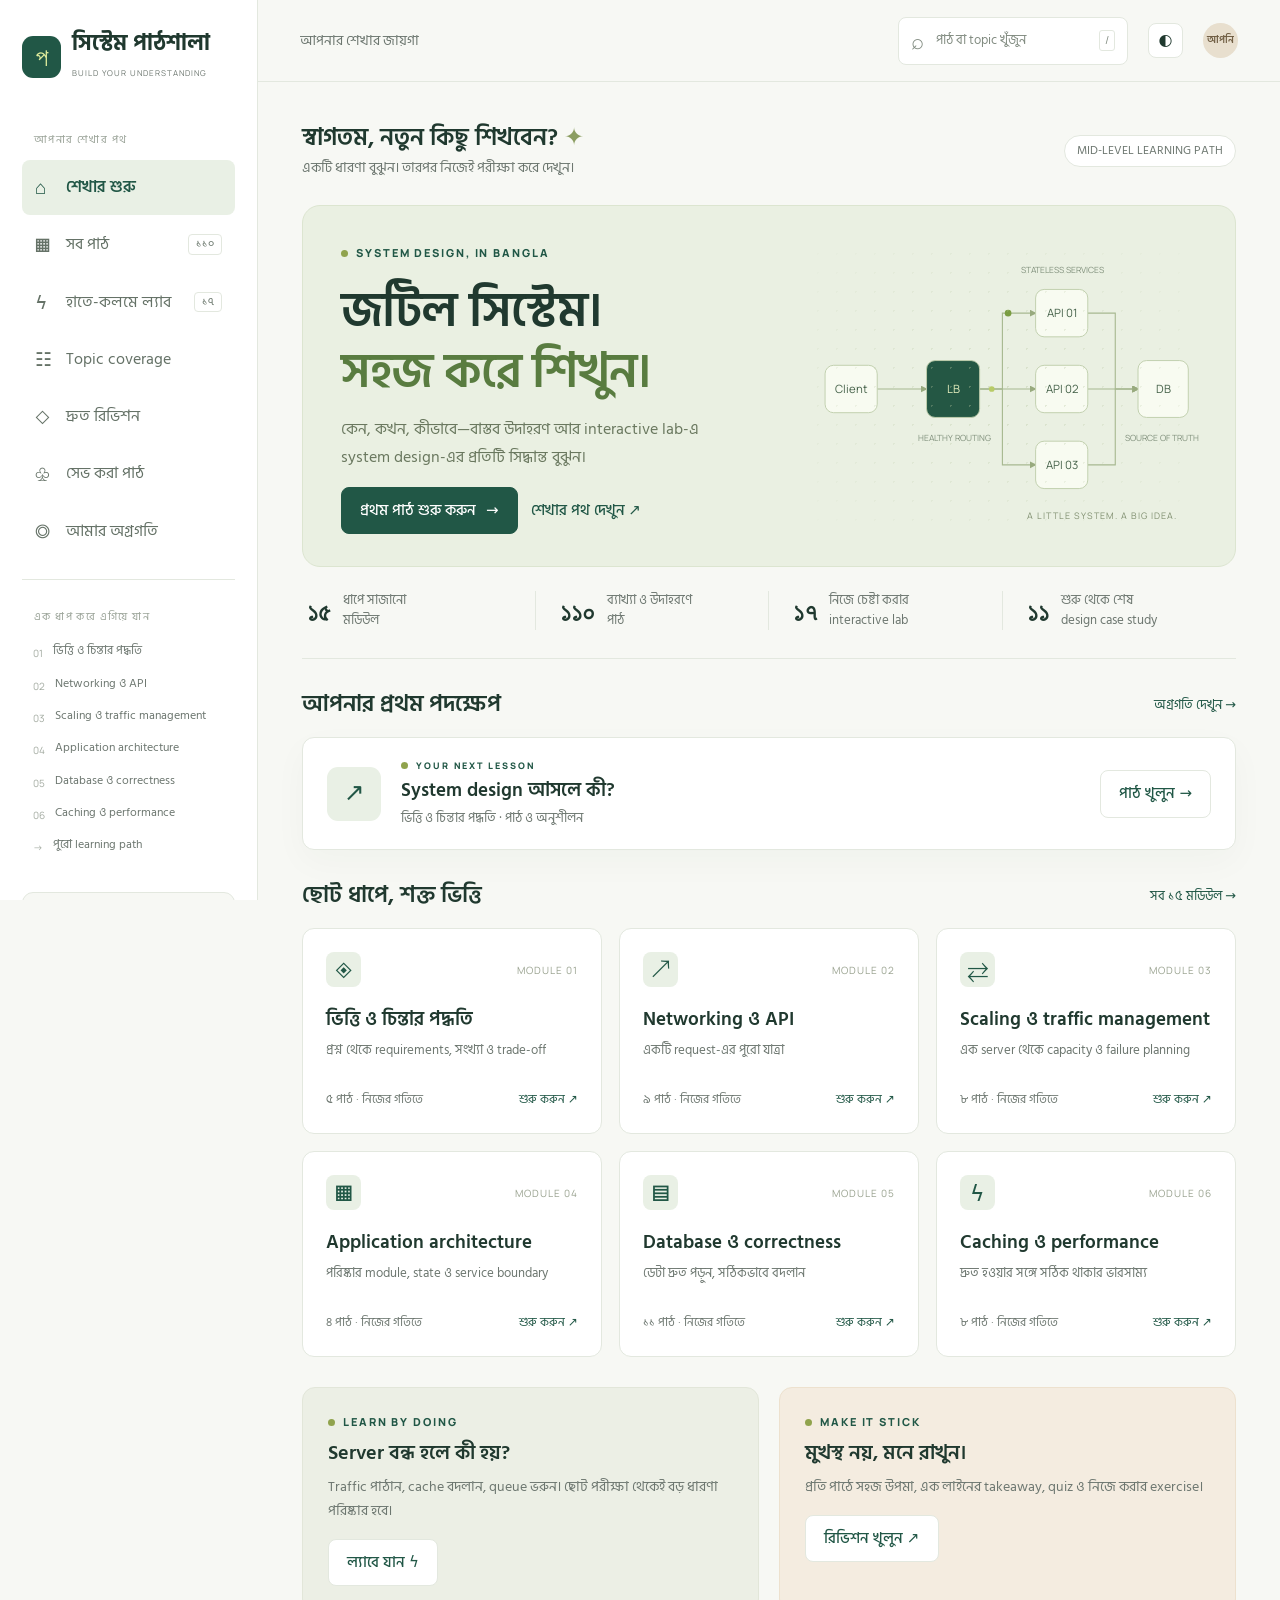
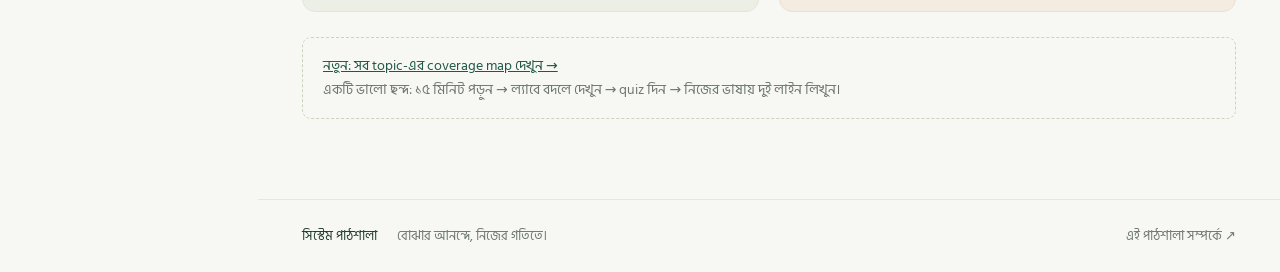
<file: index.html>
<!doctype html>
<html lang="bn"><head><meta charset="utf-8"><meta name="viewport" content="width=device-width,initial-scale=1"><meta name="theme-color" content="#183f35"><meta name="description" content="বাংলায় ধাপে ধাপে system design: ১১০টি পাঠ, interactive labs, diagram, quiz ও practical exercises। Mid-level developer-এর জন্য।"><title>সিস্টেম পাঠশালা — বুঝে শিখুন, বানিয়ে দেখুন</title><link rel="stylesheet" href="style.css"><script defer src="course.js"></script><script defer src="expanded.js"></script><script defer src="coverage.js"></script><script defer src="labs-plus.js"></script><script defer src="case-details.js"></script><script defer src="app.js"></script></head>
<body><a class="skip" href="#main">মূল পাঠে যান</a><div class="mobile-scrim" id="scrim"></div><aside id="sidebar" class="sidebar" aria-label="মূল navigation"></aside><div class="shell"><header class="topbar"><button class="icon-button mobile-menu" id="menu" aria-label="মেনু খুলুন">☰</button><div id="breadcrumb" class="breadcrumb">আপনার শেখার জায়গা</div><button class="search-trigger" id="searchOpen"><span>⌕</span> পাঠ বা topic খুঁজুন <kbd>/</kbd></button><button class="icon-button" id="theme" aria-label="রঙের theme বদলান">◐</button><a href="#progress" class="profile" aria-label="আপনার progress">আপনি</a></header><main id="main" tabindex="-1"></main><footer>সিস্টেম পাঠশালা <span>বোঝার আনন্দে, নিজের গতিতে।</span><a href="#about">এই পাঠশালা সম্পর্কে ↗</a></footer></div><dialog id="searchDialog"><form method="dialog" class="dialog-head"><label for="searchInput">কী শিখতে চান?</label><button class="icon-button" aria-label="খোঁজা বন্ধ করুন">✕</button></form><input id="searchInput" type="search" placeholder="যেমন: cache, transaction, booking…" autocomplete="off"><div id="searchResults"></div></dialog><div class="toast" id="toast" role="status"></div><noscript><p>Interactive পাঠশালা ব্যবহার করতে browser-এ JavaScript চালু করুন।</p></noscript></body></html>
</file>
<file: style.css>
@import url('https://fonts.googleapis.com/css2?family=Hind+Siliguri:wght@400;500;600;700&family=Manrope:wght@400;500;600;700;800&display=swap');
:root{--bg:#f7f8f4;--paper:#fff;--ink:#20392f;--muted:#6d7770;--line:#e3e8df;--green:#215746;--soft:#e9f0e5;--lime:#dfec9c;--orange:#c77847;--shadow:0 12px 35px #20392f08;--sidebar:258px}*{box-sizing:border-box}html{scroll-behavior:smooth;scroll-padding-top:96px}body{margin:0;background:var(--bg);color:var(--ink);font-family:'Hind Siliguri',system-ui,sans-serif;font-size:16px;line-height:1.7}button,input,select,textarea{font:inherit}button,a,input,select,textarea{-webkit-tap-highlight-color:transparent}button{cursor:pointer}a{color:inherit;text-decoration:none}button{color:inherit}button:focus-visible,a:focus-visible,input:focus-visible,textarea:focus-visible,select:focus-visible{outline:3px solid #92af53;outline-offset:4px}button:disabled{cursor:not-allowed;opacity:.45}h1,h2,h3,h4,p{margin-top:0}h1,h2,h3{font-weight:600;line-height:1.35}h1{font-size:44px;letter-spacing:-.8px}h2{font-size:27px}h3{font-size:20px}p{margin-bottom:16px}.en,kbd,.eyebrow,.num{font-family:Manrope,system-ui,sans-serif}.muted{color:var(--muted)}.small{font-size:14px}.eyebrow{font-size:11px;letter-spacing:1.9px;font-weight:800;text-transform:uppercase;color:var(--green);display:flex;gap:8px;align-items:center}.eyebrow::before{content:'';width:7px;height:7px;border-radius:50%;background:#90a34d}.sidebar{position:fixed;inset:0 auto 0 0;width:var(--sidebar);background:var(--paper);border-right:1px solid var(--line);padding:30px 22px 20px;z-index:30;display:flex;flex-direction:column;overflow:auto}.brand{display:flex;gap:11px;align-items:center;margin:0 0 34px}.brand-mark{background:var(--green);color:var(--lime);width:39px;height:42px;border-radius:11px;display:grid;place-items:center;font-family:Manrope;font-size:25px}.brand strong{font-size:22px;display:block;line-height:1.25}.brand small{color:var(--muted);font:9px Manrope;letter-spacing:1.6px}.nav-label{font-size:11px;color:#99a297;letter-spacing:1.4px;margin:12px 12px 8px}.nav-link{display:flex;align-items:center;gap:12px;padding:11px 13px;border-radius:8px;margin:3px 0;color:#657267;font-size:16px}.nav-link.active{background:var(--soft);color:var(--green);font-weight:600}.nav-icon{font-family:Manrope;width:19px;font-size:19px}.nav-badge{margin-left:auto;font-size:11px;padding:0px 7px;background:var(--paper);border:1px solid var(--line);border-radius:4px}.side-course{margin-top:18px;padding-top:16px;border-top:1px solid var(--line)}.mini-module{display:flex;gap:10px;padding:6px 11px;color:var(--muted);font-size:13px}.mini-module span{font:10px Manrope;padding-top:5px;color:#a2aaa0}.sidebar-bottom{margin-top:auto;padding-top:30px}.progress-box{border:1px solid var(--line);border-radius:11px;padding:14px;background:var(--bg)}.progress-title{display:flex;justify-content:space-between;font-size:14px}.track{background:var(--line);height:5px;border-radius:10px;overflow:hidden;margin:9px 0}.track i{display:block;background:var(--green);height:100%;transition:width .3s}.shell{margin-left:var(--sidebar)}.topbar{height:82px;display:flex;gap:20px;align-items:center;border-bottom:1px solid var(--line);padding:0 42px;background:var(--bg);position:sticky;top:0;z-index:20}.breadcrumb{font-size:14px;color:var(--muted);margin-right:auto;max-width:45%;white-space:nowrap;overflow:hidden;text-overflow:ellipsis}.search-trigger{display:flex;align-items:center;gap:12px;color:#818b80;background:var(--paper);border:1px solid var(--line);border-radius:8px;padding:8px 12px;font-size:13px;min-width:230px}.search-trigger>span{font:22px Manrope}.search-trigger kbd{margin-left:auto;border:1px solid var(--line);font-size:11px;padding:0 5px;border-radius:3px}.icon-button{border:1px solid var(--line);background:var(--paper);width:35px;height:35px;border-radius:8px;display:inline-grid;place-items:center}.profile{border-radius:50%;background:#e8dfce;min-width:35px;height:35px;display:grid;place-items:center;font-size:10px;font-weight:600;color:#715f44}.mobile-menu{display:none}main{max-width:1440px;margin:0 auto;padding:40px 44px 80px;min-height:calc(100vh - 160px)}.welcome{display:flex;align-items:center;justify-content:space-between;margin-bottom:25px}.welcome h2{font-size:24px;margin:0 0 2px}.welcome p{font-size:14px;margin:0;color:var(--muted)}.status-pill{border:1px solid var(--line);padding:5px 12px;border-radius:30px;font-size:12px;color:var(--muted);background:var(--paper)}.hero{position:relative;background:#eaf0e2;border:1px solid #dce5d0;border-radius:18px;padding:38px 38px 32px;display:grid;grid-template-columns:1.15fr 1fr;gap:20px;overflow:hidden;min-height:360px}.hero h1{font-size:49px;margin:18px 0 14px;line-height:1.24;font-weight:600}.hero h1 em{font-style:normal;color:#597c40}.hero p{font-size:16px;color:#6a785f;max-width:410px}.button{display:inline-flex;justify-content:center;align-items:center;gap:10px;border:1px solid var(--green);background:var(--green);color:white;padding:10px 18px;border-radius:8px;font-weight:500;font-size:15px;transition:transform .15s,background .15s}.button:hover{transform:translateY(-1px);background:#173c30}.button.secondary{background:var(--paper);color:var(--green);border-color:var(--line)}.button.ghost{background:transparent;color:var(--green);border-color:transparent;padding-left:0}.button-row{display:flex;gap:12px;align-items:center;flex-wrap:wrap}.hero-art{display:flex;align-items:center;justify-content:center;position:relative}.hero-art svg{width:100%;max-width:420px;height:280px;overflow:visible}.svgtext{font:12px Manrope,sans-serif;fill:#46624a}.svgsmall{font:9px Manrope,sans-serif;fill:#80907c}.hero-art::before{content:'';position:absolute;inset:0;background-image:radial-gradient(#b7c6a1 1px,transparent 1px);background-size:19px 19px;opacity:.4;mask-image:radial-gradient(black,transparent)}.art-tag{position:absolute;bottom:12px;right:20px;font:9px Manrope;letter-spacing:1px;color:#819071}.stats-strip{display:grid;grid-template-columns:repeat(4,1fr);padding:24px 0 28px;border-bottom:1px solid var(--line);margin-bottom:30px}.stat{padding:0 24px;border-right:1px solid var(--line);display:flex;gap:12px;align-items:center}.stat:first-child{padding-left:5px}.stat:last-child{border:0}.stat b{font:600 26px Manrope}.stat span{font-size:13px;color:var(--muted);line-height:1.5}.section-top{display:flex;align-items:center;justify-content:space-between;gap:15px;margin:30px 0 17px}.section-top h2{margin:0;font-size:23px}.section-top a{font-size:13px;color:var(--green)}.continue-card{display:flex;align-items:center;gap:20px;background:var(--paper);border:1px solid var(--line);border-radius:12px;padding:20px 24px;box-shadow:var(--shadow)}.lesson-icon{width:54px;height:54px;display:grid;place-items:center;background:var(--soft);color:var(--green);font-size:25px;border-radius:11px;flex-shrink:0}.continue-card .copy{flex:1}.continue-card h3{margin:4px 0;font-size:19px}.continue-card p{font-size:13px;margin:0;color:var(--muted)}.grid{display:grid;grid-template-columns:repeat(3,minmax(0,1fr));gap:17px}.module-card{background:var(--paper);border:1px solid var(--line);border-radius:12px;padding:23px;transition:transform .2s,border .2s;display:flex;flex-direction:column;min-height:206px}.module-card:hover{transform:translateY(-3px);border-color:#9db18b;box-shadow:var(--shadow)}.card-top{display:flex;align-items:center;justify-content:space-between;margin-bottom:20px}.module-icon{width:35px;height:35px;border-radius:8px;background:var(--soft);color:var(--green);display:grid;place-items:center;font:22px Manrope}.module-no{font:10px Manrope;color:#99a28f;letter-spacing:1px}.module-card h3{font-size:19px;margin:0 0 6px}.module-card p{font-size:13px;color:var(--muted);margin:0 0 18px}.card-foot{margin-top:auto;display:flex;justify-content:space-between;color:var(--muted);font-size:12px}.card-foot span:last-child{color:var(--green)}.lab-teaser{display:grid;grid-template-columns:1fr 1fr;gap:20px;margin-top:30px}.callout{padding:25px;border-radius:13px;background:#ecefe5;border:1px solid #e2e6d9}.callout.warm{background:#f4ece0;border-color:#ede1ce}.callout h3{margin:8px 0}.callout p{font-size:14px;color:var(--muted)}footer{padding:25px 44px;border-top:1px solid var(--line);display:flex;gap:20px;font-size:13px;align-items:center}footer span{color:var(--muted)}footer a{margin-left:auto;color:var(--muted)}.page-head{max-width:750px;margin-bottom:35px}.page-head h1{font-size:37px;margin:14px 0}.page-head p{color:var(--muted);font-size:17px}.filter-row{display:flex;gap:8px;flex-wrap:wrap;margin-bottom:24px}.chip{border:1px solid var(--line);background:var(--paper);border-radius:25px;padding:6px 13px;font-size:13px}.chip.active{background:var(--green);color:white;border-color:var(--green)}.curriculum-section{margin-bottom:18px;scroll-margin-top:95px;background:var(--paper);border:1px solid var(--line);border-radius:12px;overflow:hidden}.module-heading{padding:23px;display:flex;gap:16px;align-items:center;background:var(--paper)}.module-heading h2{font-size:21px;margin:0 0 3px}.module-heading p{font-size:13px;color:var(--muted);margin:0}.module-heading>.num{font-size:25px;color:#9dab8b}.module-heading .status-pill{margin-left:auto}.lesson-row{display:flex;gap:16px;align-items:center;padding:13px 24px;border-top:1px solid var(--line);font-size:15px}.lesson-row:hover{background:var(--bg)}.lesson-row .row-number{font:12px Manrope;color:#8c9885;width:25px}.lesson-row .row-title{flex:1}.lesson-row .row-meta{font-size:12px;color:var(--muted)}.done-dot{width:21px;height:21px;flex-shrink:0;border:1px solid var(--line);border-radius:50%;display:grid;place-items:center;font-size:12px}.done-dot.done{background:var(--green);color:white}.lesson-layout{display:grid;grid-template-columns:minmax(0,820px) 175px;gap:38px;justify-content:center}.lesson-content{min-width:0}.lesson-title h1{font-size:38px;margin:16px 0}.lesson-meta{display:flex;gap:15px;align-items:center;font-size:12px;color:var(--muted);margin-bottom:26px;flex-wrap:wrap}.lesson-meta button{margin-left:auto}.lead{font-size:21px;line-height:1.8;color:#4f6e52;padding:23px 27px;background:var(--soft);border-radius:12px;border-left:3px solid #88a44d}.reading-section{margin:35px 0}.reading-section h2{font-size:25px;margin-bottom:16px;display:flex;align-items:center;gap:10px}.section-num{font:10px Manrope;color:#8b9b7d;width:24px}.reading-section>p{font-size:17px;line-height:1.95}.example-box{background:var(--paper);border:1px solid var(--line);border-radius:12px;padding:24px;margin:20px 0}.box-label{color:var(--orange);font-size:12px;font-weight:600;letter-spacing:.3px;display:block;margin-bottom:9px}.example-box p:last-child{margin:0}.decision-grid{display:grid;grid-template-columns:1fr 1fr;gap:15px}.decision-card{padding:22px;background:var(--paper);border:1px solid var(--line);border-radius:12px}.decision-card h3{font-size:17px;margin-bottom:10px}.decision-card p{font-size:15px;margin:0;color:var(--muted)}.mistake{padding:22px;background:#f7ede2;border-radius:11px;border:1px solid #eddec8}.mistake h3{font-size:17px;color:#9b693c;margin-bottom:8px}.mistake p{margin:0;font-size:15px;color:#7e6951}.memory{padding:25px;background:var(--green);color:#f5f6e9;border-radius:12px;display:flex;gap:18px;align-items:center}.memory .mark{font-size:30px;color:var(--lime)}.memory p{font-size:20px;margin:0}.memory small{color:#bdcdbb;font-size:12px;display:block;margin-bottom:4px}.diagram{background:var(--paper);border:1px solid var(--line);border-radius:12px;padding:25px 18px;margin:22px 0}.diagram svg{width:100%;height:auto;display:block}.diagram figcaption{color:var(--muted);font-size:12px;text-align:center;margin-top:12px}.flow-box{fill:var(--soft);stroke:#cddac6;stroke-width:1}.flow-label{fill:var(--ink);font:14px 'Hind Siliguri',sans-serif}.flow-line{stroke:#8fa17b;stroke-width:1.5}.flow-step{fill:#8c9b7b;font:10px Manrope}.lesson-aside{position:sticky;top:112px;align-self:start;font-size:13px;color:var(--muted);padding-top:12px}.lesson-aside p{font-size:10px;letter-spacing:1.5px;font-family:Manrope;font-weight:700}.lesson-aside a{display:block;border-left:1px solid var(--line);padding:8px 0 8px 15px}.lesson-aside a:hover{color:var(--green);border-color:var(--green)}.quiz{background:var(--paper);border:1px solid var(--line);border-radius:12px;padding:25px}.quiz h3{font-size:19px}.quiz-option{width:100%;display:flex;align-items:center;gap:13px;text-align:left;background:var(--bg);border:1px solid var(--line);padding:12px 15px;border-radius:8px;margin:9px 0;font-size:15px}.quiz-option .letter{width:26px;min-width:26px;height:26px;border:1px solid var(--line);border-radius:6px;display:grid;place-items:center;font:11px Manrope}.quiz-option.correct{background:#e6f1e4;border-color:#8dab76}.quiz-option.wrong{background:#fbebdf;border-color:#dcb28e}.feedback{font-size:15px;padding:13px 16px;border-radius:8px;background:var(--soft);margin-top:14px}.notes{width:100%;min-height:140px;background:var(--paper);border:1px solid var(--line);border-radius:10px;padding:18px;color:var(--ink);resize:vertical}.lesson-bottom{border-top:1px solid var(--line);padding-top:25px;margin-top:30px}.lesson-nav{display:flex;justify-content:space-between;gap:15px;margin-top:22px}.lesson-nav a{font-size:14px;color:var(--green);max-width:45%}.source-link{font-size:13px;color:var(--green);text-decoration:underline}.lab-shell{background:var(--paper);border:1px solid var(--line);border-radius:14px;overflow:hidden;margin:20px 0}.lab-top{padding:18px 23px;border-bottom:1px solid var(--line);display:flex;gap:12px;align-items:center}.lab-top h3{margin:0;font-size:19px}.lab-badge{margin-left:auto;font:9px Manrope;letter-spacing:1px;color:var(--orange);background:#f5ece0;border-radius:5px;padding:4px 7px}.lab-body{padding:24px}.lab-note{color:var(--muted);font-size:12px;border-top:1px solid var(--line);padding:12px 23px;background:var(--bg)}.controls{display:grid;grid-template-columns:1fr 1fr;gap:18px;margin-bottom:22px}.control label{display:flex;align-items:center;justify-content:space-between;margin-bottom:8px;font-size:14px}.control input[type=range]{width:100%;accent-color:var(--green)}.control input[type=number],.control select{width:100%;padding:8px;border:1px solid var(--line);border-radius:7px;background:var(--bg);color:var(--ink)}.control output{font:12px Manrope;color:var(--green)}.metric-grid{display:grid;grid-template-columns:repeat(3,1fr);gap:12px;margin:18px 0}.metric{padding:17px;background:var(--bg);border:1px solid var(--line);border-radius:10px;min-width:0}.metric b{font:600 23px Manrope;display:block;overflow-wrap:anywhere}.metric span{font-size:12px;color:var(--muted)}.sim-explain{background:var(--soft);padding:15px 18px;border-radius:8px;font-size:14px;margin-top:18px}.sim-visual{background:var(--bg);border-radius:10px;padding:15px;margin:18px 0;overflow:hidden}.sim-visual svg{width:100%;height:auto;display:block}.server-grid{display:grid;grid-template-columns:repeat(3,1fr);gap:12px}.server{border:1px solid var(--line);border-radius:10px;padding:17px;text-align:center;background:var(--paper)}.server strong{font:600 20px Manrope;display:block;margin:6px}.server.off{opacity:.5;background:#f4e8df}.server button{font-size:12px;background:transparent;border:1px solid var(--line);padding:4px 10px;border-radius:5px}.event-log{border:1px solid var(--line);border-radius:8px;padding:12px;margin-top:15px;font-size:13px;max-height:165px;overflow:auto;background:var(--bg);white-space:pre-line}.queue-items{display:flex;gap:5px;flex-wrap:wrap;min-height:50px;align-content:start}.queue-item{width:13px;height:20px;background:#93ab65;border-radius:3px}.bar{height:18px;border-radius:4px;background:#dce9c4;overflow:hidden;margin:6px 0}.bar i{height:100%;display:block;background:var(--green);transition:width .3s}.document-item{display:flex;gap:10px;align-items:center;border:1px solid var(--line);border-radius:7px;padding:11px;margin:8px 0;font-size:13px}.document-item.blocked{opacity:.55;border-style:dashed}.quiz-index{font-size:12px;color:var(--muted)}.glossary{display:grid;grid-template-columns:1fr 1fr;gap:14px}.term{background:var(--paper);border:1px solid var(--line);border-radius:10px;padding:20px}.term h3{font:600 17px Manrope;margin-bottom:8px}.term p{font-size:14px;color:var(--muted);margin:0}.input-search{width:100%;border:1px solid var(--line);border-radius:9px;padding:13px 18px;background:var(--paper);color:var(--ink);margin-bottom:25px}.empty{border:1px dashed #c6d2ba;border-radius:12px;padding:40px;text-align:center;color:var(--muted)}.progress-stats{display:grid;grid-template-columns:repeat(3,1fr);gap:18px;margin-bottom:25px}.progress-stat{padding:25px;background:var(--paper);border:1px solid var(--line);border-radius:12px}.progress-stat b{font:600 36px Manrope;display:block}.progress-stat span{color:var(--muted);font-size:14px}.saved-note{background:var(--paper);border:1px solid var(--line);border-radius:10px;padding:20px;margin-bottom:12px}.saved-note p{white-space:pre-wrap;color:var(--muted);margin:10px 0 0;font-size:14px}.checklist{list-style:none;padding:0}.checklist li{padding:12px 0;border-bottom:1px solid var(--line);display:flex;gap:12px}.checklist input{accent-color:var(--green);width:18px}.toast{position:fixed;bottom:25px;left:calc(50% + 80px);transform:translateX(-50%) translateY(100px);background:var(--green);color:white;padding:12px 24px;border-radius:9px;z-index:80;font-size:14px;opacity:0;transition:.25s}.toast.show{opacity:1;transform:translateX(-50%) translateY(0)}dialog{background:var(--paper);color:var(--ink);border:1px solid var(--line);border-radius:15px;width:min(650px,calc(100% - 24px));padding:23px;max-height:80vh}dialog::backdrop{background:#18312666;backdrop-filter:blur(3px)}.dialog-head{display:flex;align-items:center;justify-content:space-between;margin-bottom:15px}.dialog-head label{font-size:20px;font-weight:600}#searchInput{width:100%;padding:13px;border:1px solid var(--line);border-radius:8px;color:var(--ink);background:var(--bg)}#searchResults{margin-top:18px;max-height:55vh;overflow:auto}.search-result{display:block;padding:15px;border-bottom:1px solid var(--line)}.search-result:hover{background:var(--bg)}.search-result small{display:block;color:var(--muted);font-size:12px}.skip{position:fixed;top:-100px;left:20px;z-index:100;background:var(--green);color:white;padding:12px}.skip:focus{top:10px}.mobile-scrim{display:none}.tip-strip{font-size:14px;color:var(--muted);padding:16px 20px;border:1px dashed #c9d3bd;border-radius:9px;margin-top:25px}.warning-text{color:#a56b3c}.inline-link{text-decoration:underline;color:var(--green)}.note-status{font-size:12px;color:var(--muted);margin-top:6px}.readiness-card{padding:25px;border:1px solid var(--line);background:var(--paper);border-radius:12px}.dark{--bg:#14211c;--paper:#1c2c24;--ink:#e0e8dc;--muted:#a1b09f;--line:#334637;--green:#8dbb8c;--soft:#2a3f2c;--shadow:none}.dark .hero{background:#293d2b;border-color:#3c5238}.dark .hero h1 em{color:#bcce8d}.dark .hero p{color:#b5c3a8}.dark .button{color:#14251b}.dark .button:hover{background:#a1c799}.dark .button.secondary{color:var(--green)}.dark .callout{background:#28382a;border-color:var(--line)}.dark .callout.warm,.dark .mistake{background:#3b3025;border-color:#4e4130}.dark .mistake p{color:#d1b69a}.dark .memory{background:#34513a;color:#ecf1de}.dark .quiz-option.correct{background:#28452b}.dark .quiz-option.wrong{background:#493524}.dark .lead{color:#c3d2b3}.dark .flow-box{stroke:#53684d}.dark .flow-label{fill:var(--ink)}.dark .profile{background:#4a4935;color:#e5dfbd}.dark .brand-mark{background:#8dbb8c;color:#173324}.dark .lab-badge{background:#423628}.dark .server.off{background:#453326}.dark .toast{color:#173324}
@media(min-width:1500px){main{padding-top:48px}.hero h1{font-size:57px}.hero{min-height:380px}.grid{gap:20px}.module-card{min-height:220px}}
@media(max-width:1150px){:root{--sidebar:225px}.sidebar{padding:25px 16px}.topbar{padding:0 27px}.breadcrumb{max-width:35%}main{padding:30px 27px 60px}.hero{padding:28px;grid-template-columns:1.15fr 1fr}.hero h1{font-size:40px}.grid{grid-template-columns:repeat(2,minmax(0,1fr))}.lesson-layout{grid-template-columns:minmax(0,1fr)}.lesson-aside{display:none}.stat{padding:0 13px;gap:8px}.stat b{font-size:23px}.hero-art svg{height:240px}.search-trigger{min-width:200px}.brand strong{font-size:20px}}
@media(max-width:800px){:root{--sidebar:258px}.sidebar{transform:translateX(-100%);transition:transform .2s}.sidebar.open{transform:translateX(0)}.mobile-scrim.open{display:block;position:fixed;inset:0;background:#132e2470;z-index:25}.shell{margin-left:0}.mobile-menu{display:inline-grid}.topbar{padding:0 20px;height:68px;gap:12px}.breadcrumb{max-width:none}.search-trigger{min-width:36px;width:36px;height:36px;overflow:hidden;padding:4px 10px;white-space:nowrap;gap:20px}.search-trigger kbd{display:none}main{padding:25px 20px 60px}.hero{grid-template-columns:1fr 0.85fr;padding:25px}.hero h1{font-size:37px}.hero p{font-size:14px}.welcome .status-pill{display:none}.stat b{font-size:22px}.stat span{font-size:11px}.continue-card{padding:18px;gap:12px}.continue-card .lesson-icon{width:44px;height:44px}.toast{left:50%;width:max-content;max-width:90%}footer{padding:22px 20px;flex-wrap:wrap;font-size:12px}footer a{margin-left:0}.lesson-title h1{font-size:32px}.hero-art svg{height:210px}}
@media(max-width:560px){h1{font-size:32px}.hero{grid-template-columns:1fr;padding:26px;gap:0}.hero h1{font-size:40px}.hero p{max-width:none}.hero-art{margin-top:10px;height:185px}.hero-art svg{height:210px}.art-tag{bottom:0;right:10px}.stats-strip{grid-template-columns:repeat(4,1fr);padding:20px 0;gap:5px}.stat{padding:0 7px;display:block;text-align:center}.stat:first-child{padding-left:0}.stat b{display:block;font-size:23px}.stat span{font-size:11px}.grid{grid-template-columns:1fr}.module-card{min-height:170px;padding:20px}.card-top{margin-bottom:13px}.lab-teaser{grid-template-columns:1fr}.continue-card{flex-wrap:wrap}.continue-card .copy{min-width:180px}.continue-card>.button{margin-left:56px}.section-top h2{font-size:21px}.welcome h2{font-size:22px}.page-head h1{font-size:32px}.module-heading{padding:18px;gap:12px}.module-heading h2{font-size:18px}.module-heading .status-pill{display:none}.lesson-row{padding:14px 17px;gap:10px}.lesson-row .row-meta{display:none}.lesson-title h1{font-size:30px}.lead{font-size:19px;padding:20px}.reading-section>p{font-size:16px}.decision-grid{grid-template-columns:1fr}.controls{grid-template-columns:1fr;gap:13px}.metric-grid{gap:6px}.metric{padding:12px 8px}.metric b{font-size:19px}.metric span{font-size:10px}.lab-body{padding:17px}.lab-top{padding:15px 17px;align-items:start}.lab-top h3{font-size:18px}.server{padding:12px 5px;font-size:12px}.server strong{font-size:18px}.glossary{grid-template-columns:1fr}.progress-stats{gap:7px}.progress-stat{padding:15px 10px}.progress-stat b{font-size:27px}.progress-stat span{font-size:11px}.button-row{gap:8px}.button{padding:9px 14px;font-size:14px}.memory{padding:20px}.memory p{font-size:18px}.diagram{padding:15px 10px}.topbar .profile{display:none}.breadcrumb{font-size:12px;max-width:calc(100vw - 160px)}.quiz{padding:20px}.search-result{padding:13px 6px}footer span{display:none}}
@media(prefers-reduced-motion:reduce){html{scroll-behavior:auto}*,*::before,*::after{animation:none!important;transition:none!important}.packet{display:none}}
@media print{.sidebar,.topbar,.lesson-aside,footer,.button,.lesson-meta button,.lab-shell,.lesson-nav{display:none}.shell{margin:0}body{background:white;color:black}main{max-width:none;padding:0}.reading-section{break-inside:avoid}.lesson-layout{display:block}.quiz-option{border:1px solid #aaa}.notes{border:1px solid #aaa}}
.coverage-row{display:grid;grid-template-columns:1fr 1.3fr;gap:20px;padding:17px 23px;border-top:1px solid var(--line);font-size:14px}.coverage-row>div:first-child{font-weight:500}.coverage-row a{font-size:13px}.lab-key{display:inline-flex;padding:12px 19px;border-radius:9px;border:1px solid var(--line);background:var(--soft);font-family:Manrope;margin:6px;min-width:55px;justify-content:center}.case-table{width:100%;border-collapse:collapse;margin:18px 0;font-size:14px}.case-table th,.case-table td{border:1px solid var(--line);padding:12px;text-align:left;vertical-align:top}.case-table th{background:var(--soft)}.case-table-wrapper{overflow:auto}.case-depth-graph{border:1px solid var(--line);background:var(--paper);border-radius:12px;padding:20px;margin:20px 0}.case-depth-graph svg{width:100%;height:auto}.diagram-label{font:15px 'Hind Siliguri',sans-serif;fill:var(--ink)}.book-link{display:inline-block;margin-top:12px}.mini-module{font-size:12px}.brand small{font-size:8px;letter-spacing:1px;white-space:nowrap}@media(max-width:560px){.coverage-row{grid-template-columns:1fr;gap:8px}.case-table{min-width:520px}.stats-strip{grid-template-columns:1fr 1fr;gap:18px}.stat:nth-child(2){border:0}.stat span{font-size:12px}.diagram .flow-label{font-size:20px}}
</file>
